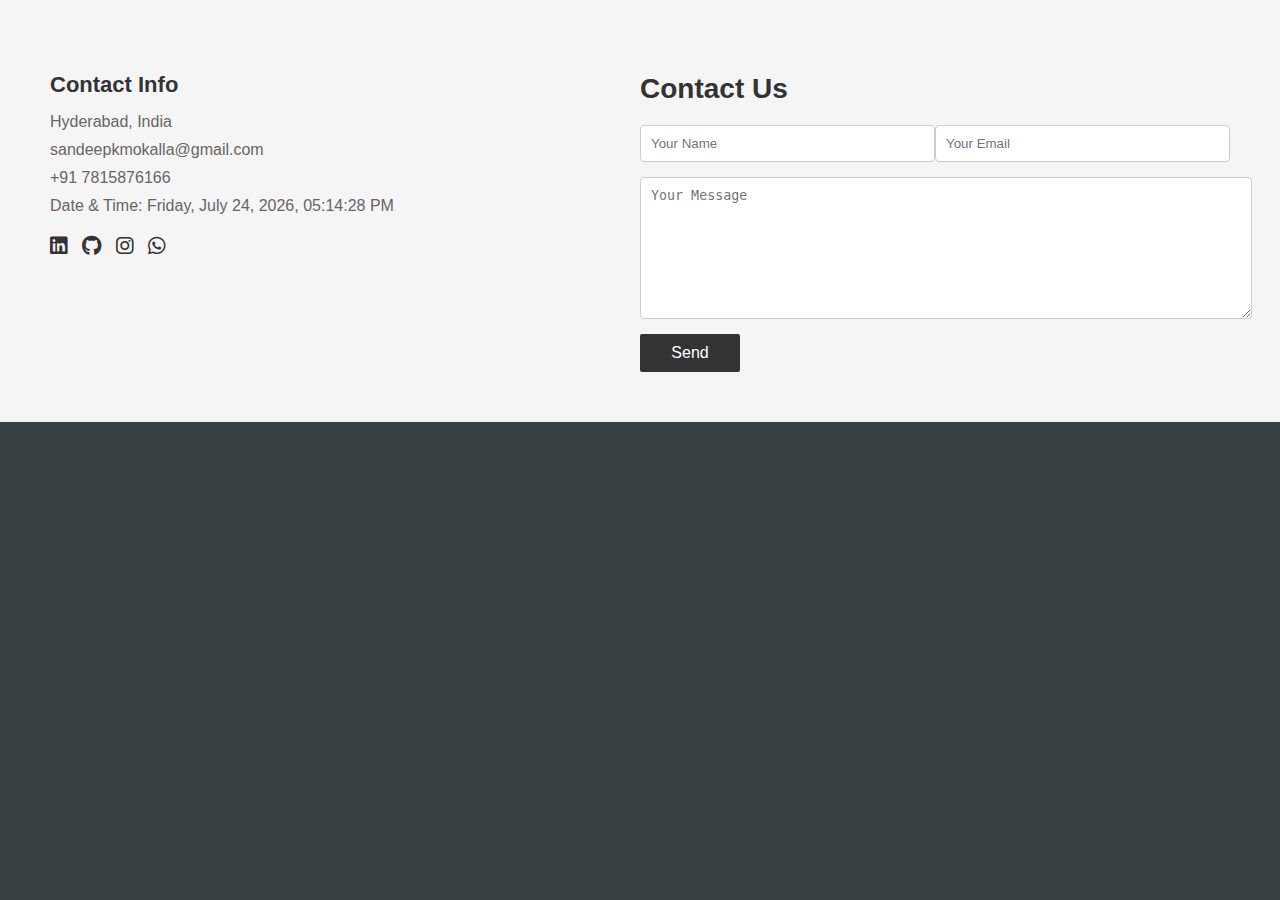
<file: contact01page.html>
<!DOCTYPE html>
<html lang="en">
<head>
    <meta charset="UTF-8">
    <meta name="viewport" content="width=device-width, initial-scale=1.0">
    <title>Contact Page</title>
    <link rel="stylesheet" href="https://cdnjs.cloudflare.com/ajax/libs/font-awesome/6.0.0-beta3/css/all.min.css">
    <style>
        body {
            font-family: Arial, sans-serif;
            margin: 0;
            padding: 0;
            background-color:rgb(54, 64, 69);
        }
        
        .contact-section {
            padding: 50px;
            background-color:whitesmoke;
        }
        
        .contact-container {
            display: flex;
            justify-content: space-between;
            align-items: flex-start;
            max-width: 1200px;
            margin: 0 auto;
        }
        
        .contact-left {
            width: 40%;
        }
        
        .contact-left h3 {
            margin-bottom: 15px;
            font-size: 22px;
            color: #333;
        }
        
        .contact-left p {
            margin: 10px 0;
            font-size: 16px;
            color: #666;
        }
        
        .social-icons {
            margin-top: 20px;
        }
        
        .social-icons a {
            margin-right: 10px;
            font-size: 20px;
            color: #333;
            text-decoration: none;
        }
        
        .contact-right {
            width: 50%;
        }
        
        .contact-right h2 {
            margin-bottom: 20px;
            font-size: 28px;
            color: #333;
        }
        
        form {
            display: flex;
            flex-direction: column;
        }
        
        .input-group {
            display: flex;
            justify-content: space-between;
            margin-bottom: 15px;
        }
        
        .input-group input {
            width: 48%;
            padding: 10px;
            border: 1px solid #ccc;
            border-radius: 4px;
        }
        
        textarea {
            width: 100%;
            padding: 10px;
            border: 1px solid #ccc;
            border-radius: 4px;
            margin-bottom: 15px;
            height: 120px;
        }
        
        button {
            padding: 10px 15px;
         
            background-color: #333;
            color: #fff;
            border: none;
            border-radius: 2px;
            cursor: pointer;
            font-size: 16px;
            width: 100px;
        }
        
        button:hover {
            background-color: #555;
        }
    </style>
</head>
<body>

<section class="contact-section">
    <div class="contact-container">
        <div class="contact-left">
            <h3>Contact Info</h3>
            <p>Hyderabad, India</p>
            <p>sandeepkmokalla@gmail.com</p>
            <p>+91 7815876166</p>
            <p id="currentDateTime"></p> <!-- Dynamic Date & Time will be displayed here -->
            <div class="social-icons">
                <a href="https://www.linkedin.com/in/sandeepkumar-mokalla-08840829a" target="_blank"><i class="fab fa-linkedin"></i></a>
                <a href="https://github.com/Mrsandeep0" target="_blank"><i class="fab fa-github"></i></a>
                <a href="https://www.instagram.com/_mrsandeep__/" target="_blank"><i class="fa-brands fa-instagram"></i></a>
                <a href="https://web.whatsapp.com//7815876166" target="_blank"><i class="fa-brands fa fa-whatsapp"></i></i></a>
                <!-- Add other social media icons as needed -->
            </div>
        </div>
        
        <div class="contact-right">
            <h2>Contact Us</h2>
            <form>
                <div class="input-group">
                    <input type="text" placeholder="Your Name" required>
                    <input type="email" placeholder="Your Email" required>
                </div>
                <textarea placeholder="Your Message" required></textarea>
                <button type="submit">Send</button>
            </form>
        </div>
    </div>
</section>

<script>
    function updateDateTime() {
        const currentDateTimeElement = document.getElementById('currentDateTime');
        const now = new Date();

        // Format the date as Day, Month Date, Year
        const date = now.toLocaleDateString('en-US', {
            weekday: 'long',
            year: 'numeric',
            month: 'long',
            day: 'numeric'
        });

        // Format the time as Hour:Minute AM/PM
        const time = now.toLocaleTimeString('en-US', {
            hour: '2-digit',
            minute: '2-digit',
            second: '2-digit',
            hour12: true
        });

        currentDateTimeElement.textContent = `Date & Time: ${date}, ${time}`;
    }

    // Update the time immediately and every second
    updateDateTime();
    setInterval(updateDateTime, 1000);
</script>

</body>
</html>
</file>
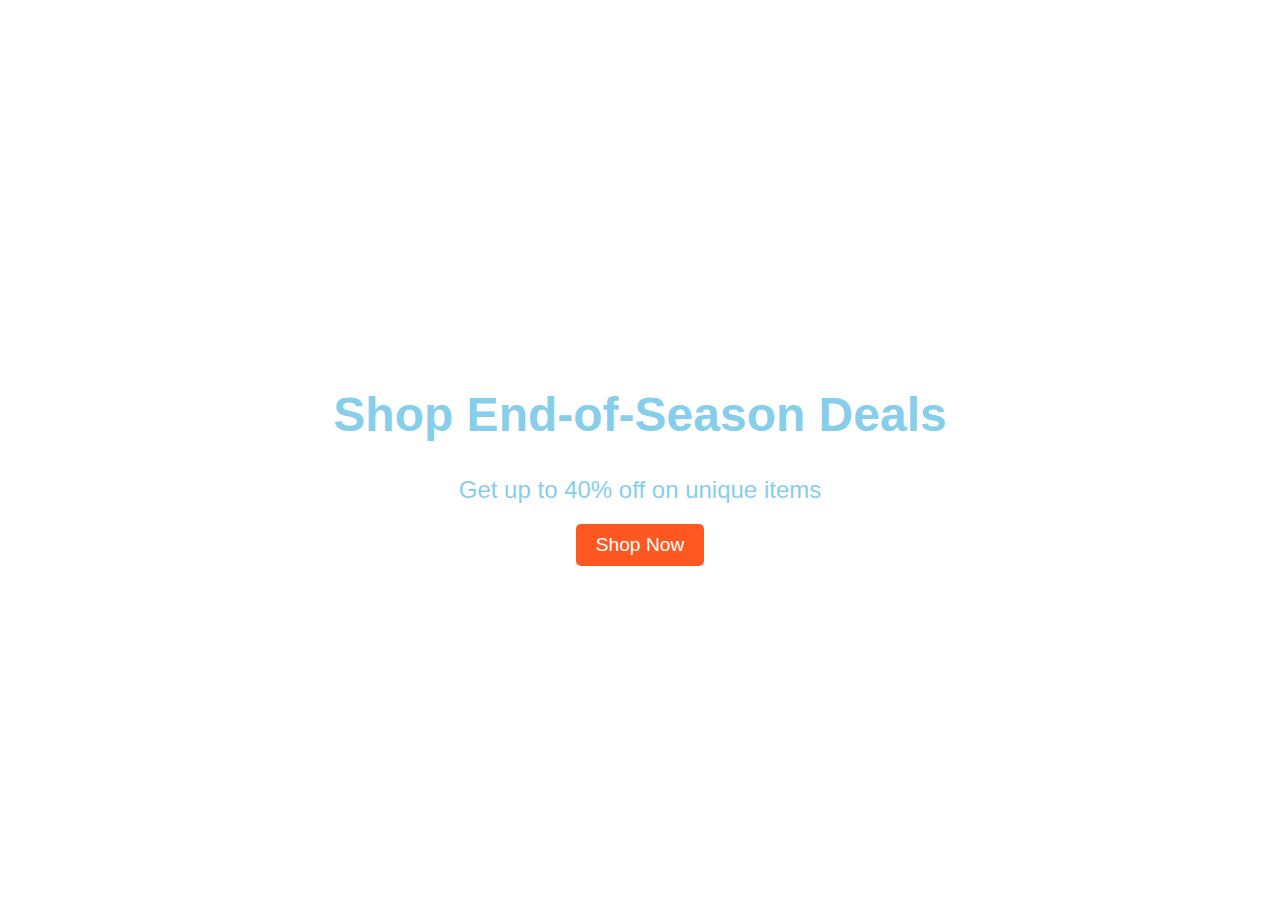
<file: end of deal.html>
<!DOCTYPE html>
<html lang="en">
<head>
  <meta charset="UTF-8">
  <meta name="viewport" content="width=device-width, initial-scale=1.0">
  <title>End-of-Season Deals</title>
  <link rel="stylesheet" href="styles01.css"> <!-- Link to external CSS file -->
</head>
<body>
  <section class="banner">
    <h1>Shop End-of-Season Deals</h1>
    <p>Get up to 40% off on unique items</p>
    <button class="shop-btn">Shop Now</button>
  </section>
</body>
</html>
</file>
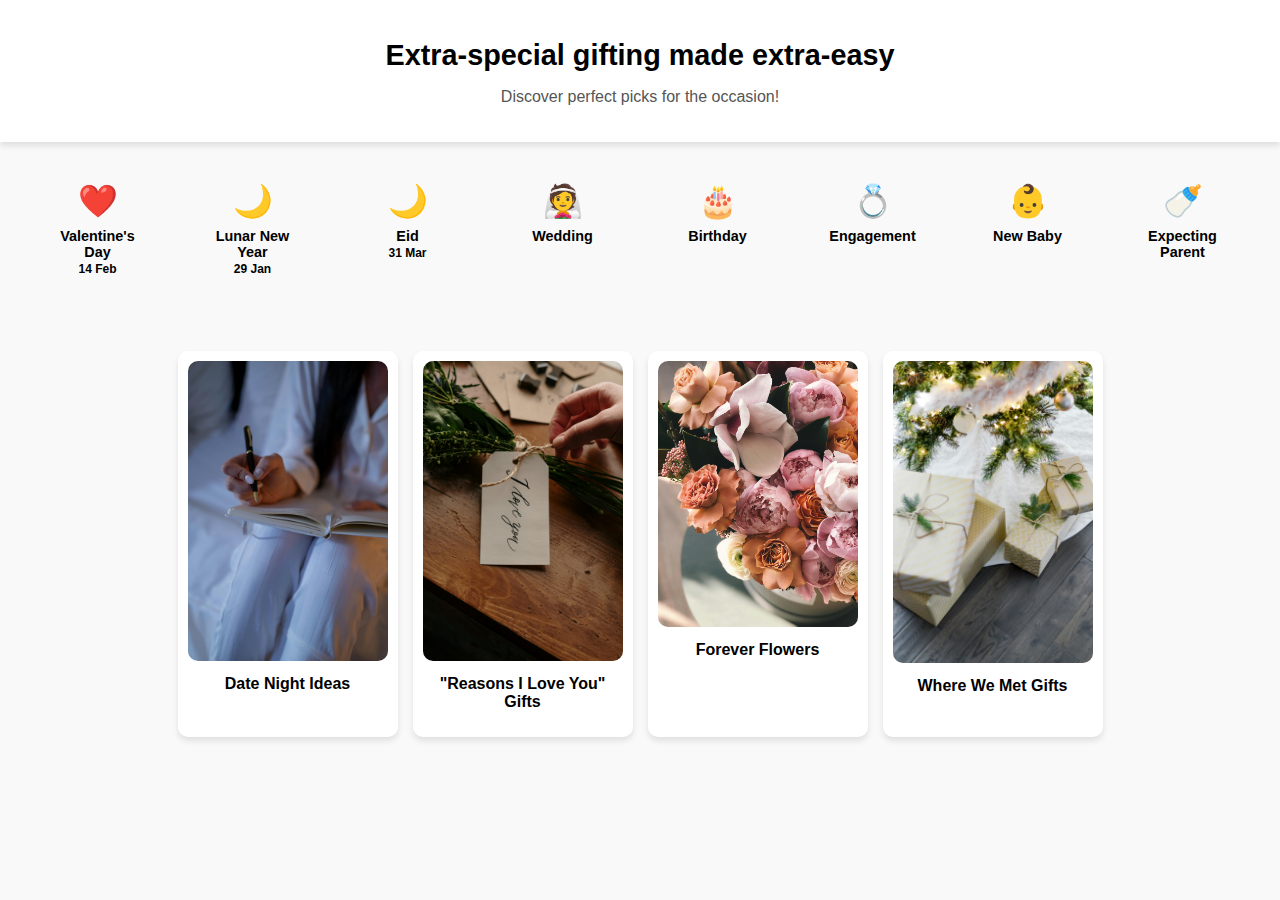
<file: gift.html>
<!DOCTYPE html>
<html lang="en">
<head>
  <meta charset="UTF-8">
  <meta name="viewport" content="width=device-width, initial-scale=1.0">
  <title>Gift Finder</title>
  <link rel="stylesheet" href="gift.css">
</head>
<body>
  <header>
    <h1>Extra-special gifting made extra-easy</h1>
    <p>Discover perfect picks for the occasion!</p>
  </header>
  
  <section class="occasions">
    <div class="occasion">
        <a href="cart.html" target="❤️"></a>
       <span>❤️<a href="#" ></a></span>
      <p>Valentine's Day<br><small>14 Feb</small></p>
    </div>
    <div class="occasion">
      <span>🌙</span>
      <p>Lunar New Year<br><small>29 Jan</small></p>
    </div>
    <div class="occasion">
      <span>🌙</span>
      <p>Eid<br><small>31 Mar</small></p>
    </div>
    <div class="occasion">
      <span>👰</span>
      <p>Wedding</p>
    </div>
    <div class="occasion">
      <span>🎂</span>
      <p>Birthday</p>
    </div>
    <div class="occasion">
      <span>💍</span>
      <p>Engagement</p>
    </div>
    <div class="occasion">
      <span>👶</span>
      <p>New Baby</p>
    </div>
    <div class="occasion">
      <span>🍼</span>
      <p>Expecting Parent</p>
    </div>
  </section>

  <section class="gift-ideas">
    <div class="gift">
      <img src="Date Night Ideas.jpg" alt="Date Night Ideas">
      <p>Date Night Ideas</p>
    </div>
    <div class="gift">
      <img src="Reasons I Love You Gifts.jpg" alt="'Reasons I Love You' Gifts">
      <p>"Reasons I Love You" Gifts</p>
    </div>
    <div class="gift">
      <img src="Forever Flowers.jpg" alt="Forever Flowers">
      <p>Forever Flowers</p>
    </div>
    <div class="gift">
      <img src="gift.jpg" alt="Where We Met Gifts">
      <p>Where We Met Gifts</p>
    </div>
  </section>

  <script>
    // script.js

// Add interactivity if needed, e.g., dynamically load gifts
document.addEventListener("DOMContentLoaded", () => {
  console.log("Gift Finder Page Loaded!");
});

  </script>
</body>
</html>
</file>
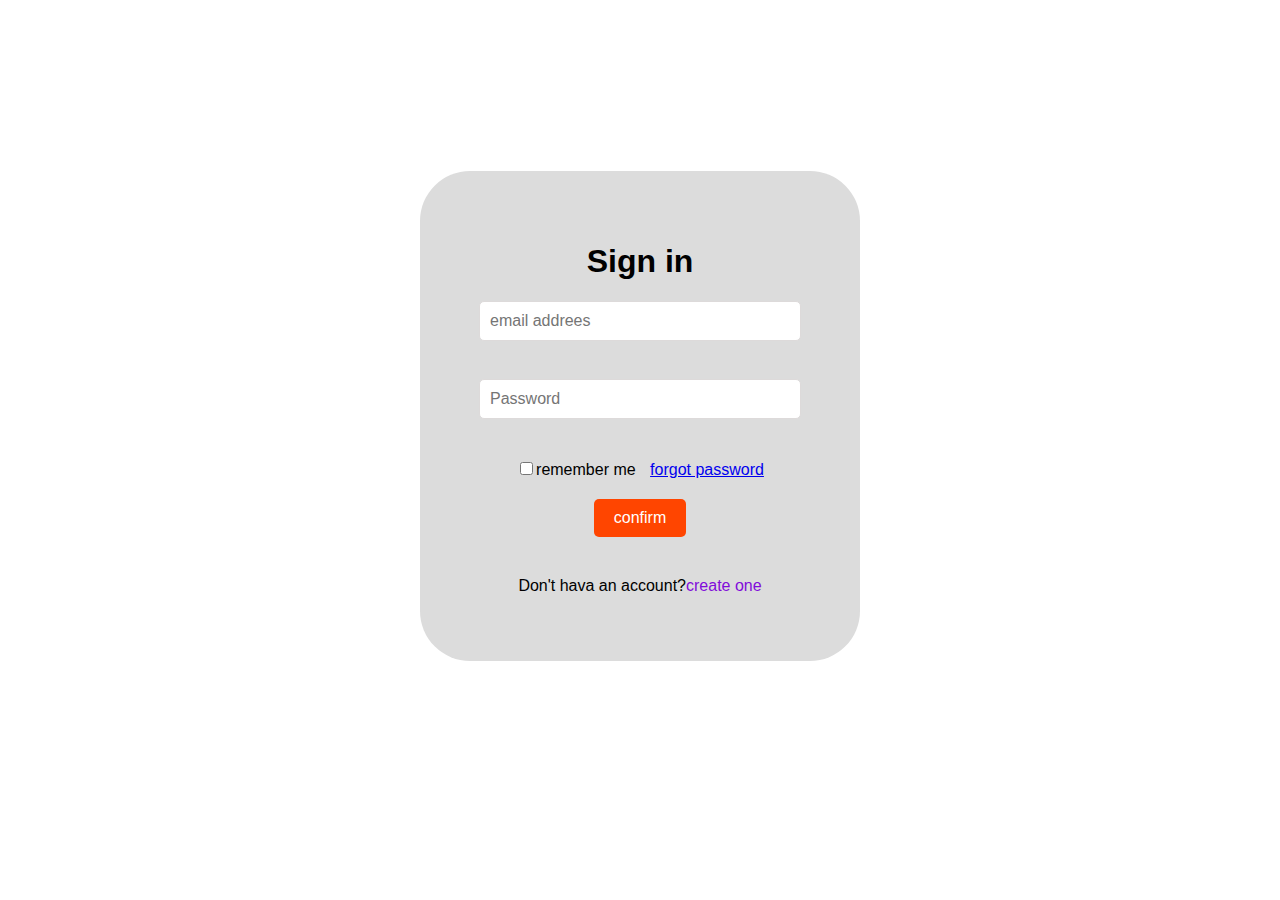
<file: sign in.html>
<!DOCTYPE html>
<html lang="en">
<head>
  <meta charset="UTF-8">
  <meta name="viewport" content="width=device-width, initial-scale=1.0">
  <title>Login</title>
  <link rel="stylesheet" href="style.css">
  
</head>
<body> 
  <div class="wrapper"> 
              <div id="form"> 
                  <h1>Sign in</h1>
                <div class="input box">
                  <input type="email addrees" placeholder="email addrees">
                </div>
                <br>
             <div class="input-box">
      <input type="password" placeholder="Password">
    </div>
  <div class="remember-password">
    <label><input type="checkbox">remember me</label>
  <a href="#">forgot password</a>
  </div>
    <button type="submit">confirm</button>
    <div class="create-link">
      <div class="create-link">
    <p> Don't hava an account?<a href="#">create one </a></p>
   </div>
</div>
</div>
</form>
</div>
</body>
</html>
</file>
<file: styles01.css>
body {
    margin: 0;
    font-family: Arial, sans-serif;
  }
  
  .banner {
    display: flex;
    flex-direction: column;
    justify-content: center;
    align-items: center;
    text-align: center;
    height: 100vh; /* Full viewport height */
    background-image: url('C:\Users\sanja\OneDrive\Pictures\Camera Roll 1\banner.jpg'); /* Background set to your uploaded image */
    background-size: cover; /* Ensures the image covers the entire section */
    background-position: center; /* Centers the image */
    /* Prevents tiling/repetition */
    color:skyblue; /* Text color */
    padding: 10px; /* Adds internal spacing */
  }
  
  .banner h1 {
    font-size: 3rem;
    margin-bottom: 10px;
  }
  
  .banner p {
    font-size: 1.5rem;
    margin-bottom: 20px;
  }
  
  .shop-btn {
    padding: 10px 20px;
    font-size: 1.2rem;
    color:white;
    background-color: #ff5722;
    border: none;
    border-radius: 5px;
    cursor: pointer;
    transition: background-color 0.3s;
  }
  
  .shop-btn:hover {
    background-color: #e64a19;
  }
</file>
<file: gift.css>
/* styles.css */

body {
    font-family: Arial, sans-serif;
    margin: 0;
    padding: 0;
    text-align: center;
    background-color: #f9f9f9;
  }
  
  header {
    padding: 20px;
    background-color: #fff;
    box-shadow: 0px 4px 6px rgba(0, 0, 0, 0.1);
  }
  
  header h1 {
    font-size: 1.8rem;
    margin-bottom: 10px;
  }
  
  header p {
    color: #555;
    font-size: 1rem;
  }
  
  .occasions {
    display: flex;
    justify-content: space-around;
    flex-wrap: wrap;
    margin: 20px;
    padding: 10px 0;
  }
  
  .occasion {
    width: 100px;
    padding: 10px;
    text-align: center;
  }
  
  .occasion span {
    font-size: 2rem;
  }
  
  .occasion p {
    margin-top: 8px;
    font-size: 0.9rem;
    font-weight: bold;
  }
  
  .gift-ideas {
    display: flex;
    justify-content: center;
    flex-wrap: wrap;
    gap: 15px;
    padding: 20px;
  }
  
  .gift {
    width: 200px;
    padding: 10px;
    background-color: #fff;
    border-radius: 10px;
    box-shadow: 0px 4px 6px rgba(0, 0, 0, 0.1);
    text-align: center;
    transition: transform 0.3s;
  }
  
  .gift img {
    width: 100%;
    border-radius: 10px;
  }
  
  .gift p {
    margin-top: 10px;
    font-size: 1rem;
    font-weight: bold;
  }
  
  .gift:hover {
    transform: translateY(-5px);
  }
</file>
<file: style.css>
#form {
    display: flex;
      flex-direction: column;
      align-items: center;
      justify-content: center;
      margin:19vh auto; 
      min-height: 50vh; 
      font-family: "poppins", sans-serif;
      background-color: white;
      width: 80%; 
      max-width: 400px;
      padding: 20px; 
   
      border-radius: 50px;
    }
   body{
      background-color:white;
   }
   button {
      background-color:orangered ;
      color: white; 
      border: none; 
      padding: 10px 20px;
      cursor: pointer;
      font-size: 16px;
      font-family: "Arial", sans-serif;
      border-radius: 5px;
    }
    
    button:hover {
      background-color: white;
    } 
    input[type="email addrees"],
    input[type="password"]{
      width: 300px;
      padding: 10px;
      margin-bottom: 20px;
      border: 1px solid #dddada;
      border-radius: 5px;
      font-size: 16px;
      font-family: "Arial", sans-serif;
    }
    
    
    .input-box {
      margin-bottom: 20px;
    }
    
    .remember-password {
      margin-bottom: 20px;
    }
    
    .remember-password label {
      margin-right: 10px;
    }
    
    
    .create-link {
      margin-top: 20px;
   
    }
    
    .create-link a {
      text-decoration: none;
      color: rgb(129, 11, 218);
    }
    
    .create-link a:hover {
      text-decoration: underline;
    } #form {
        display: flex;
          flex-direction: column;
          align-items: center;
          justify-content: center;
          margin:19vh auto; 
          min-height: 50vh; 
          font-family: "poppins", sans-serif;
          background-color: gainsboro;
          width: 80%; 
          max-width: 400px;
          padding: 20px; 
       
          border-radius: 50px;
        }
       body{
          background-color:white(155, 152, 152);
       }
       button {
          background-color:orangered;
          color: white; 
          border: none; 
          padding: 10px 20px;
          cursor: pointer;
          font-size: 16px;
          font-family: "Arial", sans-serif;
          border-radius: 5px;
        }
        
        button:hover {
          background-color: lightgray;
        } 
        input[type="email addrees"],
        input[type="password"]{
          width: 300px;
          padding: 10px;
          margin-bottom: 20px;
          border: 1px solid #dddada;
          border-radius: 5px;
          font-size: 16px;
          font-family: "Arial", sans-serif;
        }
        
        
        .input-box {
          margin-bottom: 20px;
        }
        
        .remember-password {
          margin-bottom: 20px;
        }
        
        .remember-password label {
          margin-right: 10px;
        }
        
        
        .create-link {
          margin-top: 20px;
       
        }
        
        .create-link a {
          text-decoration: none;
          color: rgb(129, 11, 218);
        }
        
        .create-link a:hover {
          text-decoration: underline;
        }
</file>
